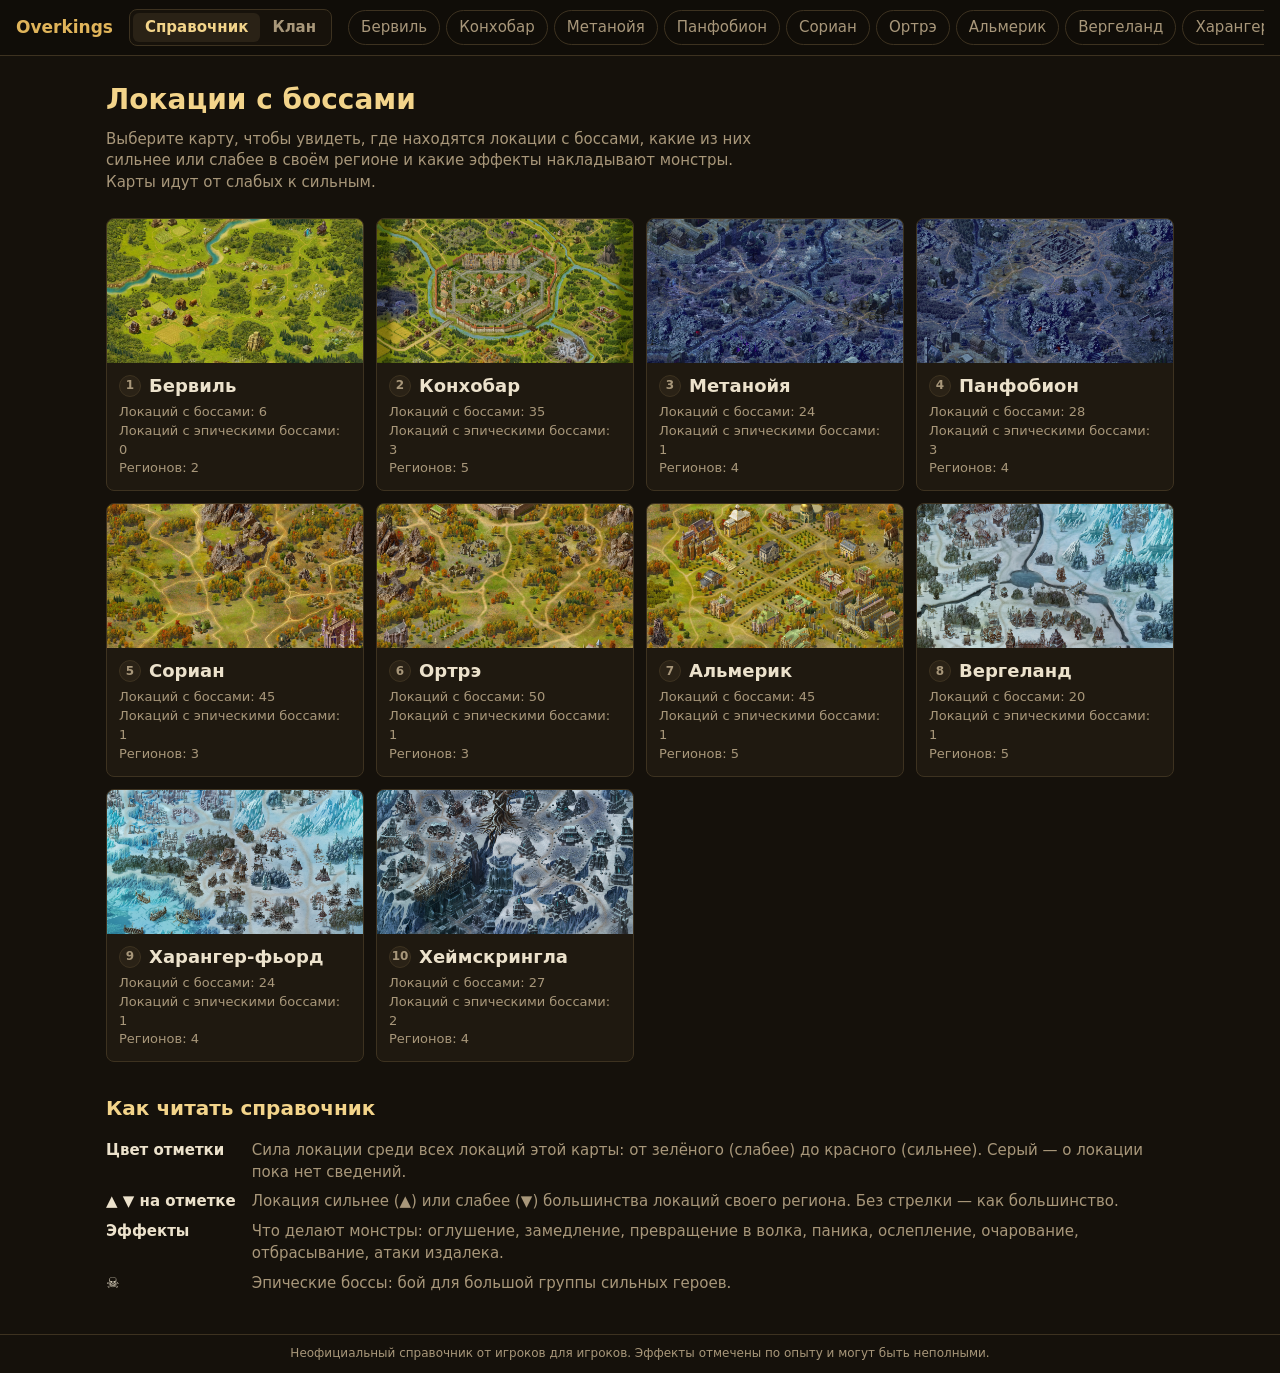
<file: index.html>
<!doctype html>
<html lang="ru">
<head>
<meta charset="utf-8">
<meta name="viewport" content="width=device-width, initial-scale=1">
<title>Справочник по картам Overkings</title>
<meta name="description" content="Неофициальный справочник по картам Overkings: локации с боссами по регионам, их сила относительно соседей и эффекты монстров.">
<link rel="stylesheet" href="assets/style.css">
</head>
<body>
<header class="top">
  <a class="brand" href="#"><span>Overkings</span></a>
  <nav class="pages" aria-label="Страницы"><a href="./" class="on" aria-current="page">Справочник</a><a href="clan.html">Клан</a></nav>
  <nav class="tabs" id="tabs" aria-label="Карты"></nav>
</header>

<main id="overview" class="overview" hidden>
  <section class="intro">
    <h1>Локации с боссами</h1>
    <p>Выберите карту, чтобы увидеть, где находятся локации с боссами, какие из них сильнее или слабее
      в своём регионе и какие эффекты накладывают монстры. Карты идут от слабых к сильным.</p>
  </section>
  <div class="cards" id="cards"></div>
  <section class="legend-block">
    <h2>Как читать справочник</h2>
    <dl class="terms">
      <dt>Цвет отметки</dt><dd>Сила локации среди всех локаций этой карты: от зелёного (слабее) до красного (сильнее). Серый — о локации пока нет сведений.</dd>
      <dt>▲ ▼ на отметке</dt><dd>Локация сильнее (▲) или слабее (▼) большинства локаций своего региона. Без стрелки — как большинство.</dd>
      <dt>Эффекты</dt><dd>Что делают монстры: оглушение, замедление, превращение в волка, паника, ослепление, очарование, отбрасывание, атаки издалека.</dd>
      <dt>☠</dt><dd>Эпические боссы: бой для большой группы сильных героев.</dd>
    </dl>
  </section>
</main>

<main id="mapview" class="mapview" hidden>
  <section class="map-wrap" aria-label="Карта">
    <svg id="map" class="map" role="img"></svg>
    <div class="map-ui">
      <button type="button" data-zoom="in" aria-label="Приблизить">+</button>
      <button type="button" data-zoom="out" aria-label="Отдалить">−</button>
      <button type="button" data-zoom="reset" aria-label="Показать всю карту">⤢</button>
    </div>
    <div class="legend">
      <div class="keys">
        <span><i class="sw scale"></i>слабее → сильнее на карте</span>
        <span><i class="sw unknown"></i>нет сведений</span>
        <span>☠ эпические боссы</span>
        <span>▲▼ сильнее / слабее большинства в регионе</span>
      </div>
    </div>
  </section>

  <aside class="side" id="side">
    <div class="side-list" id="listPane">
      <div class="filters">
        <input type="search" id="q" placeholder="Локация, босс или монстр" aria-label="Поиск">
        <select id="region" aria-label="Регион"></select>
        <div class="fx-filter">
          <div class="fx-title">Эффекты <span class="note">нажмите: только с ним, ещё раз: без него</span></div>
          <div class="quick">
            <button type="button" data-quick="none" title="Только локации, где монстры не накладывают никаких эффектов">Без эффектов</button>
            <button type="button" data-quick="control" title="Без оглушения, замедления, волка, паники, ослепления, очарования и отбрасывания; атаки издалека не отсеиваются">Без контроля</button>
            <button type="button" data-quick="reset" title="Очистить поиск, регион и эффекты">Сбросить</button>
          </div>
          <div class="chips" id="chips"></div>
        </div>
        <div class="count" id="count"></div>
      </div>
      <div class="list" id="list"></div>
    </div>
    <div class="side-detail" id="detailPane" hidden>
      <button type="button" class="back" id="back"><span class="wide">← К списку</span><span class="narrow">✕ Закрыть</span></button>
      <article id="detail"></article>
    </div>
  </aside>
</main>

<footer class="foot">Неофициальный справочник от игроков для игроков. Эффекты отмечены по опыту и могут быть неполными.</footer>

<script src="assets/mapview.js"></script>
<script src="assets/app.js"></script>
</body>
</html>
</file>
<file: assets/style.css>
:root {
  --bg: #15110b;
  --panel: #1f1910;
  --panel-2: #2a2216;
  --line: #3d3220;
  --text: #ece2cc;
  --muted: #a8977a;
  --gold: #e0b45a;
  --gold-2: #f3d48a;
  --danger: #e2674f;
  --unknown: #8d877c;
  --radius: 8px;
  --side: 400px;
  --top: 56px;
  color-scheme: dark;
}

* { box-sizing: border-box; }
html, body { margin: 0; }
body {
  min-height: 100vh;
  display: flex;
  flex-direction: column;
  background: var(--bg);
  color: var(--text);
  font: 15px/1.45 system-ui, -apple-system, "Segoe UI", Roboto, sans-serif;
}
a { color: var(--gold-2); }
button, input, select { font: inherit; color: inherit; }
[hidden] { display: none !important; }

.top {
  position: sticky;
  top: 0;
  z-index: 10;
  display: flex;
  align-items: center;
  gap: 16px;
  min-height: var(--top);
  padding: 8px 16px;
  background: #100d08;
  border-bottom: 1px solid var(--line);
}
.brand { flex: none; font-weight: 700; font-size: 17px; color: var(--text); text-decoration: none; }
.brand span { color: var(--gold); }
.pages { display: flex; flex: none; padding: 3px; border: 1px solid var(--line); border-radius: 8px; background: #17120b; }
.pages a { padding: 4px 12px; border-radius: 6px; color: var(--muted); text-decoration: none; font-weight: 600; white-space: nowrap; }
.pages a:hover { color: var(--text); }
.pages a.on { background: var(--panel-2); color: var(--gold-2); }
.tabs { display: flex; gap: 6px; overflow-x: auto; scrollbar-width: thin; }
.tabs a {
  flex: none;
  padding: 6px 12px;
  border-radius: 999px;
  border: 1px solid var(--line);
  color: var(--muted);
  text-decoration: none;
  white-space: nowrap;
}
.tabs a:hover { color: var(--text); border-color: var(--gold); }
.tabs a.on { background: var(--gold); border-color: var(--gold); color: #1a1408; font-weight: 600; }

/* Colour swatches of region strength */
.sw { display: inline-block; width: 10px; height: 10px; margin-right: 6px; border-radius: 50%; vertical-align: 0; }
.sw.scale { width: 34px; border-radius: 5px; background: linear-gradient(90deg, hsl(120, 68%, 50%), hsl(60, 68%, 48%), hsl(0, 68%, 45%)); }
.sw.unknown { background: var(--unknown); }

/* Overview */
.overview { width: 100%; max-width: 1100px; margin: 0 auto; padding: 24px 16px 40px; }
.intro h1 { margin: 0 0 8px; font-size: 28px; color: var(--gold-2); }
.intro p { margin: 0 0 24px; max-width: 70ch; color: var(--muted); }
.cards { display: grid; grid-template-columns: repeat(auto-fill, minmax(240px, 1fr)); gap: 12px; }
.card {
  display: block;
  overflow: hidden;
  border: 1px solid var(--line);
  border-radius: var(--radius);
  background: var(--panel);
  color: var(--text);
  text-decoration: none;
  transition: border-color .15s, transform .15s;
}
.card:hover { border-color: var(--gold); transform: translateY(-2px); }
.card img { display: block; width: 100%; aspect-ratio: 16 / 9; object-fit: cover; }
.card .body { padding: 10px 12px 12px; }
.card h3 { display: flex; align-items: center; gap: 8px; margin: 0 0 4px; font-size: 18px; }
.card .step {
  display: inline-grid;
  place-items: center;
  width: 22px;
  height: 22px;
  border-radius: 50%;
  background: var(--panel-2);
  border: 1px solid var(--line);
  font-size: 12px;
  color: var(--muted);
}
.card .meta { color: var(--muted); font-size: 13px; }
.legend-block { margin-top: 32px; }
.legend-block h2 { font-size: 20px; color: var(--gold-2); }
.terms { display: grid; grid-template-columns: max-content 1fr; gap: 8px 16px; margin: 0; }
.terms dt { font-weight: 600; }
.terms dd { margin: 0; color: var(--muted); }

/* Map view */
.mapview {
  flex: none;
  display: grid;
  grid-template-columns: 1fr var(--side);
  grid-template-rows: minmax(0, 1fr);
  height: calc(100vh - var(--top));
  height: calc(100dvh - var(--top));
  min-height: 0;
}
.map-wrap { position: relative; min-width: 0; min-height: 0; overflow: hidden; background: #0c0a06; }
.map { display: block; width: 100%; height: 100%; touch-action: none; cursor: grab; user-select: none; }
.map.drag { cursor: grabbing; }
.map-ui { position: absolute; top: 12px; left: 12px; display: flex; flex-direction: column; gap: 6px; }
.map-ui button {
  width: 36px;
  height: 36px;
  border: 1px solid var(--line);
  border-radius: 6px;
  background: rgba(16, 13, 8, .88);
  font-size: 18px;
  cursor: pointer;
}
.map-ui button:hover { border-color: var(--gold); }
.legend {
  position: absolute;
  left: 12px;
  bottom: 12px;
  max-width: calc(100% - 24px);
  padding: 7px 10px;
  border: 1px solid var(--line);
  border-radius: 6px;
  background: rgba(16, 13, 8, .88);
  font-size: 12px;
  color: var(--muted);
}
.legend .keys { display: flex; flex-wrap: wrap; gap: 4px 14px; }

.mk { cursor: pointer; }
.mk .dot { stroke: #120e08; stroke-width: 2.5; }
.mk.unknown .dot { fill: var(--unknown); }
.mk .skull path:first-child { fill: #120e08; }
.mk .skull .eye { fill: #f3e6c8; }
.mk text { font-size: 11px; font-weight: 700; fill: #120e08; text-anchor: middle; dominant-baseline: central; pointer-events: none; }
.mk .ring { fill: none; stroke: #fff6dc; stroke-width: 3; opacity: 0; }
.mk:hover .ring, .mk.on .ring { opacity: 1; }
.mk.dim { opacity: .15; }
.tip {
  position: absolute;
  z-index: 5;
  max-width: 260px;
  padding: 6px 8px;
  border: 1px solid var(--line);
  border-radius: 6px;
  background: rgba(16, 13, 8, .95);
  font-size: 13px;
  pointer-events: none;
}
.tip b { color: var(--gold-2); }

/* Side panel */
.side { display: flex; flex-direction: column; min-height: 0; border-left: 1px solid var(--line); background: var(--panel); }
.side-list, .side-detail { display: flex; flex-direction: column; min-height: 0; flex: 1; }
.filters { display: grid; gap: 10px; padding: 12px; border-bottom: 1px solid var(--line); }
.filters input[type=search], .filters select {
  width: 100%;
  padding: 7px 10px;
  border: 1px solid var(--line);
  border-radius: 6px;
  background: var(--panel-2);
}
.fx-title { margin-bottom: 6px; font-size: 13px; font-weight: 600; }
.fx-title .note { font-weight: 400; }
.chips { display: flex; flex-wrap: wrap; gap: 5px; }
.chip {
  padding: 3px 9px;
  border: 1px solid var(--line);
  border-radius: 999px;
  background: var(--panel-2);
  font-size: 13px;
  color: var(--muted);
  cursor: pointer;
}
.chip:hover { border-color: var(--gold); color: var(--text); }
.chip.with { border-color: #3f7a36; background: #1d2e17; color: #b9eaa9; }
.chip.without { border-color: #7a3a2c; background: #2e1913; color: #f2b3a6; text-decoration: line-through; }
.quick { display: flex; gap: 6px; margin-bottom: 8px; }
.quick button {
  flex: 1;
  padding: 5px 8px;
  border: 1px solid var(--line);
  border-radius: 6px;
  background: var(--panel-2);
  font-size: 13px;
  cursor: pointer;
}
.quick button:hover { border-color: var(--gold); }
.quick button.hot { border-color: var(--gold); color: var(--gold-2); }
.count { font-size: 13px; color: var(--muted); }
.list { overflow-y: auto; flex: 1; }
.list ul { list-style: none; margin: 0; padding: 0; }
.region-head {
  position: sticky;
  top: 0;
  z-index: 1;
  margin: 0;
  padding: 7px 12px;
  background: #18130c;
  border-bottom: 1px solid var(--line);
  font-size: 14px;
  color: var(--gold-2);
}
.region-head span { font-weight: 400; font-size: 12px; color: var(--muted); }
.list li {
  display: grid;
  grid-template-columns: 22px 1fr;
  gap: 8px;
  padding: 8px 12px;
  border-bottom: 1px solid #2c2416;
  cursor: pointer;
}
.list li:hover, .list li.on { background: var(--panel-2); }
.mark {
  display: grid;
  place-items: center;
  width: 20px;
  height: 20px;
  margin-top: 1px;
  border-radius: 50%;
  border: 2px solid #120e08;
  background: var(--c);
  font-size: 10px;
  line-height: 1;
  color: #120e08;
}
.mark.unknown { background: var(--unknown); }
.badge.unknown { border-color: #55514a; background: #2b2924; color: #c9c3b8; }
.list .name { font-weight: 600; }
.list .sub { font-size: 13px; color: var(--muted); }
.badges { display: flex; flex-wrap: wrap; gap: 4px; margin-top: 4px; }
.badge {
  padding: 1px 6px;
  border-radius: 4px;
  border: 1px solid var(--line);
  font-size: 12px;
  color: var(--muted);
  white-space: nowrap;
}
.empty { padding: 20px 12px; margin: 0; color: var(--muted); }

/* Location card */
.side-detail { overflow-y: auto; padding: 12px 16px 24px; }
.back {
  align-self: flex-start;
  margin-bottom: 10px;
  padding: 5px 10px;
  border: 1px solid var(--line);
  border-radius: 6px;
  background: var(--panel-2);
  cursor: pointer;
}
.back:hover { border-color: var(--gold); }
#detail h2 { margin: 0 0 2px; font-size: 21px; color: var(--gold-2); }
#detail .where { margin-bottom: 10px; color: var(--muted); font-size: 13px; }
#detail .desc { margin: 8px 0 14px; color: #cfc2a6; font-style: italic; white-space: pre-line; }
#detail h3 { margin: 18px 0 6px; font-size: 15px; color: var(--gold); text-transform: uppercase; letter-spacing: .04em; }
.stats { display: grid; gap: 8px; }
.stat { padding: 8px 10px; border: 1px solid var(--line); border-radius: 6px; background: var(--panel-2); }
.stat .k { font-size: 12px; color: var(--muted); }
.stat .v { font-weight: 600; }
.tags { display: flex; flex-wrap: wrap; gap: 6px; }
.tag { padding: 3px 8px; border-radius: 5px; background: var(--panel-2); border: 1px solid var(--line); font-size: 14px; }
.tag.boss { border-color: #6d5422; color: var(--gold-2); }
.note { font-size: 13px; color: var(--muted); }
.to-map { display: none; margin-top: 16px; padding: 8px 12px; border: 1px solid var(--gold); border-radius: 6px; background: transparent; color: var(--gold-2); cursor: pointer; }
.back .narrow { display: none; }
.warn { margin: 8px 0; padding: 8px 10px; border-radius: 6px; border: 1px solid #6d2f22; color: #f2b3a6; background: #2a1611; font-size: 14px; }

.foot { padding: 10px 16px; border-top: 1px solid var(--line); font-size: 12px; color: var(--muted); text-align: center; }
body.on-map .foot { display: none; }

@media (max-width: 860px) {
  .top { flex-wrap: wrap; gap: 8px 12px; }
  .pages { margin-left: auto; }
  .tabs { flex-basis: 100%; margin: 0 -16px; padding: 0 16px 2px; }
  .mapview { display: flex; flex-direction: column; height: auto; }
  .map-wrap { flex: none; overflow: visible; }
  .map { height: auto; max-height: 70vh; overflow: hidden; }
  .cards { grid-template-columns: 1fr 1fr; gap: 10px; }
  .card h3 { font-size: 16px; }
  .side-detail {
    position: fixed;
    left: 0;
    right: 0;
    bottom: 0;
    z-index: 30;
    max-height: 58vh;
    max-height: 58dvh;
    overflow-y: auto;
    border-top: 1px solid var(--gold);
    border-radius: 14px 14px 0 0;
    background: var(--panel);
    box-shadow: 0 -8px 30px rgba(0, 0, 0, .6);
  }
  .back { position: sticky; top: 0; z-index: 1; align-self: flex-end; }
  .back .wide { display: none; }
  .back .narrow { display: inline; }
  .to-map { display: block; width: 100%; }
  body.sheet-open .side { padding-bottom: 58vh; }
  .legend { position: static; max-width: none; border-radius: 0; border-width: 1px 0 0; }
  .side { border-left: 0; border-top: 1px solid var(--line); }
  .list { overflow: visible; }
  .region-head { position: static; }
  .terms { grid-template-columns: 1fr; gap: 2px; }
  .terms dd { margin-bottom: 8px; }
}
</file>
